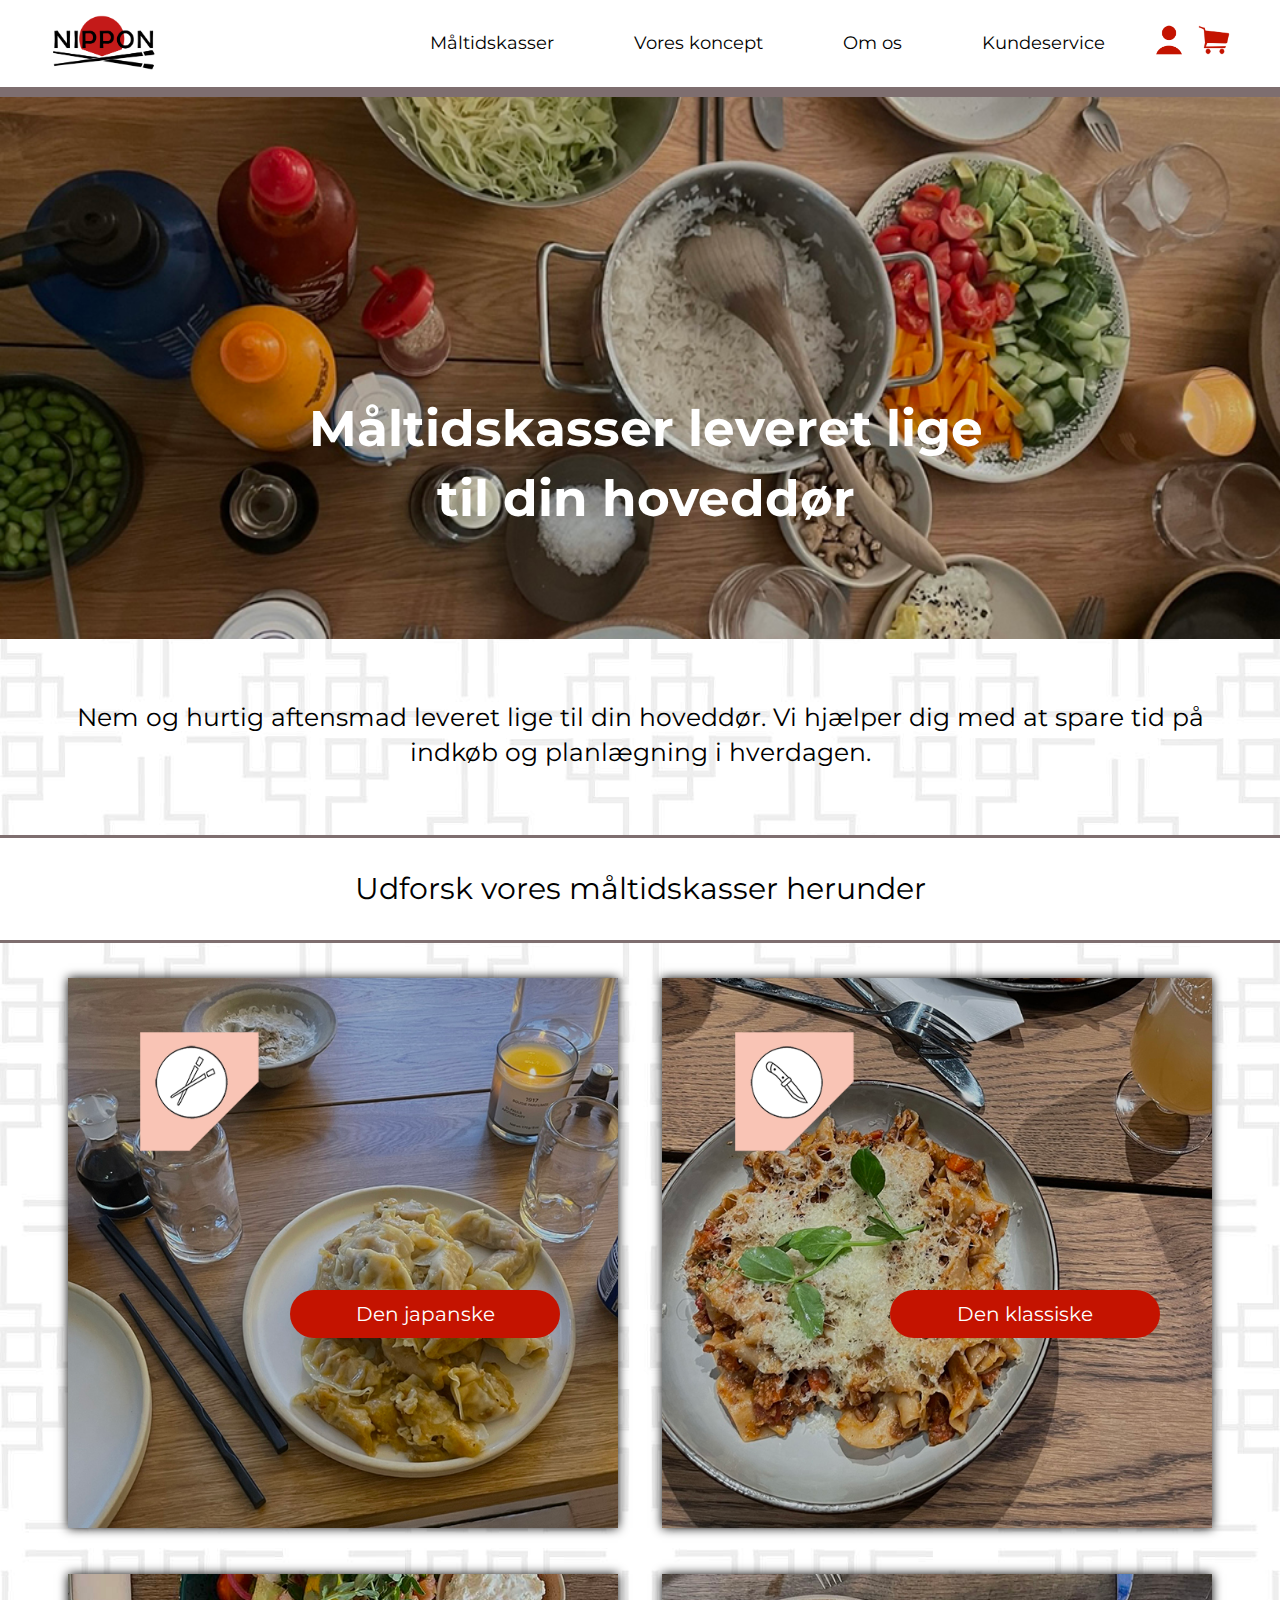
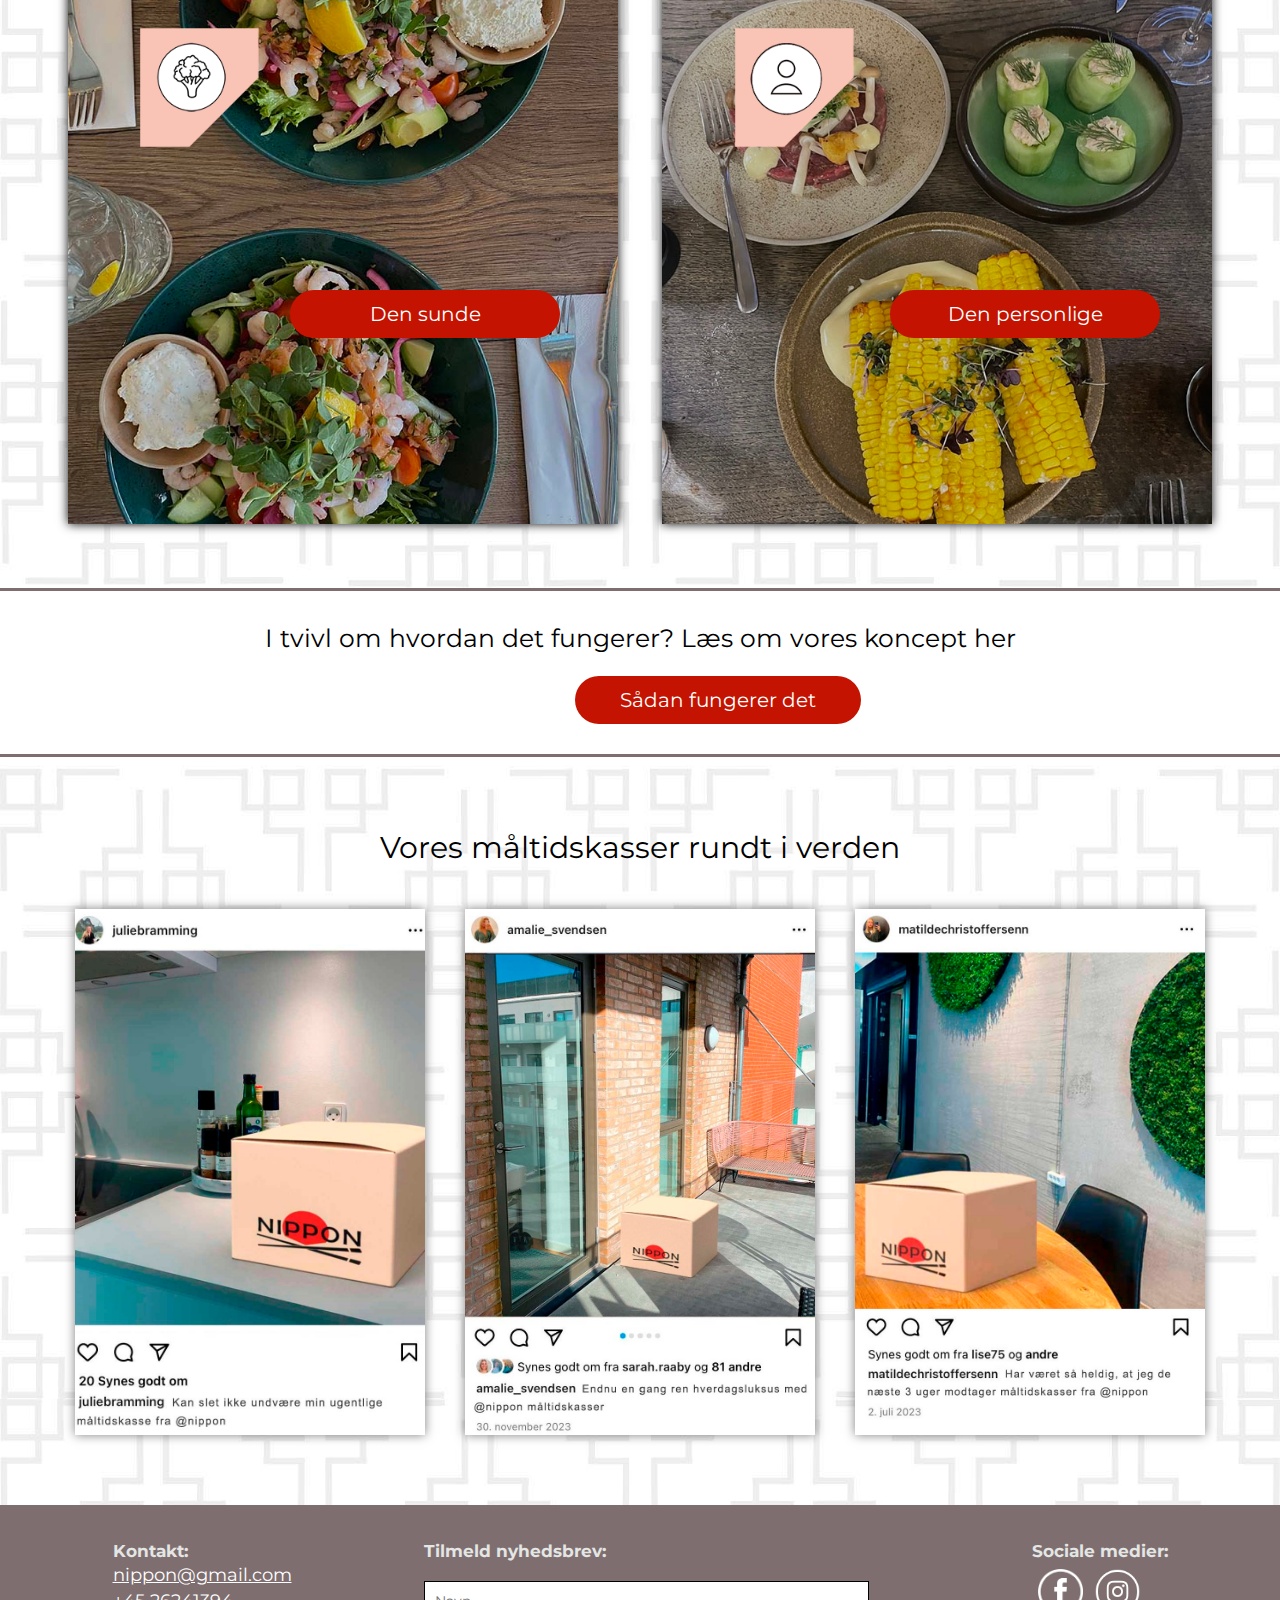
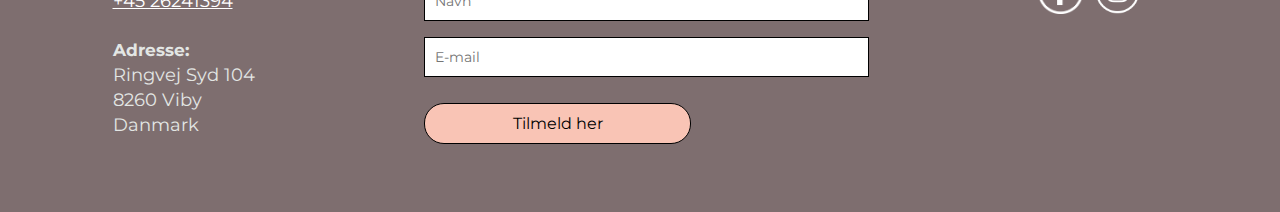
<file: index.html>
<!DOCTYPE html>
<html lang="en">
<head>
    <meta charset="UTF-8">
    <meta name="viewport" content="width=device-width, initial-scale=1.0">
    <link rel="preconnect" href="https://fonts.googleapis.com">
    <link rel="preconnect" href="https://fonts.gstatic.com" crossorigin>
    <link href="https://fonts.googleapis.com/css2?family=Montserrat:ital,wght@0,100..900;1,100..900&family=Roboto:ital,wght@0,100;0,300;0,400;0,500;0,700;0,900;1,100;1,300;1,400;1,500;1,700;1,900&display=swap" rel="stylesheet">
    <link rel="stylesheet" href="css/reset.css">
    <link rel="stylesheet" href="css/style.css">
    <script src="script.js" defer></script>
    <title>Nippon</title>
</head>

<body>
    <!--menulinje-->   
    <header>
        <div class="logo">
            <a href="index.html"><img src="img/logo.png" alt="Logo"></a>
        </div>
        <nav>
            <ul class="menu">
                <li><a href="#">Måltidskasser</a>
                    <ul class="submenu">
                        <li><a href="maltidskasser.html">Den japanske</a></li>
                        <li><a href="error.html">Den sunde</a></li>
                        <li><a href="error.html">Den klassiske</a></li>
                        <li><a href="error.html">Den personlige</a></li>
                    </ul>
                </li>
                <li><a href="#">Vores koncept</a>
                    <ul class="submenu">
                        <li><a href="koncept.html">Sådan fungerer det</a></li>
                        <li><a href="error.html">Økologi</a></li>
                    </ul>
                </li>
                <li><a href="#">Om os</a>
                    <ul class="submenu">
                        <li><a href="error.html">Levering</a></li>
                        <li><a href="error.html">Leverandører</a></li>
                    </ul>
                </li>
                <li><a href="#">Kundeservice</a>
                    <ul class="submenu">
                        <li><a href="error.html">FAQ</a></li>
                    </ul>
                </li>
            </ul>
        </nav>
        <div class="icons">
            <a href="#"><img src="img/profil.png" alt="Icon 1"></a>
            <a href="#"><img id="ikon_kurv" src="img/kurv.png" alt="Icon 2"></a>
        </div>
    </header> 

    <!--main content-->  
    <main>
        <img src="img/forsidebillede.jpg" alt="forsidebillede" class="forsidebillede">
        <div class="forsidebillede_tekst">Måltidskasser leveret lige til din hoveddør</div>

        <h2 class="forside_tekst">Nem og hurtig aftensmad leveret lige til din hoveddør. Vi hjælper dig med at spare tid på indkøb og planlægning i hverdagen.</h2>

        <!-- måltidskassser kolonne 1 -->
        <h1 class="maltidskasser_overskrift">Udforsk vores måltidskasser herunder</h1>
        <div class="maltidskasser">
            <div class="maltidskasser_1">
                <div>
                    <img class="ikon_spisepinde" src="img/hjoerne_spisepinde.png" alt="ikon_spisepinde">
                    <img class="maltidskasse_billede" src="img/forsidejapansk.jpg" alt="personlig">
                    <a class="knap_japansk" href="maltidskasser.html">Den japanske</a>
          
                    <img class="ikon_kniv" src="img/hjoerne_kniv.png" alt="ikon_kniv">
                    <img class="maltidskasse_billede" src="img/forsideklassisk.jpg" alt="klassisk">
                    <a class="knap_klassisk" href="error.html">Den klassiske</a>
                </div>  
            </div>
            
            <!-- måltidskassser kolonne 2 -->
            <div class="maltidskasser_2">
                <div>
                    <img class="ikon_brocoli" src="img/hjoerne_brocoli.png" alt="ikon_brocoli">
                    <img class="maltidskasse_billede" src="img/forside_sund.jpeg" alt="sund">
                    <a class="knap_sund" href="error.html">Den sunde</a>
          
                     <img class="ikon_mand" src="img/hjoerne_mand.png" alt="ikon_mand">
                    <img class="maltidskasse_billede" src="img/forside_personlig.jpg" alt="personlig">
                    <a class="knap_personlig" href="error.html">Den personlige</a>
                </div>  
            </div>
        </div>

        <br>

        <!-- sådan fungerer det boks -->
        <div class="fungerer_boks">
            <h1 class="fungerer_tekst">I tvivl om hvordan det fungerer? Læs om vores koncept her</h1>
            <a class="forside_button" href="koncept.html">Sådan fungerer det</a>
        </div>

        <!-- instagram post -->
        <h1 class="insta_tekst">Vores måltidskasser rundt i verden</h1>

        <div class="instapost">
            <img src="img/instapost1.jpg" alt="instapost1">
            <img src="img/instapost2.jpg" alt="instapost2">
            <img src="img/instapost3.jpg" alt="instapost3">
        </div>

    </main>

    <!-- footer -->
    <footer>
        <section class="footer_container">
            <!-- kontakt og adresse -->
            <div class="kontakt">
                <h4>Kontakt:</h4>
                <p>
                    <a href="mailto:nippon@gmail.com">nippon@gmail.com</a>
                    <br>
                    <a href="tel:+4526241394">+45 26241394</a>
                </p>
                <br>
                <h4>Adresse:</h4>
                <p>
                Ringvej Syd 104 <br>
                8260 Viby <br>
                Danmark
                </p>
            </div>
    
            <!-- Nyhedsbrev -->
            <section>
                <form action="/action_page.php">
                    <div class="container">
                        <h4>Tilmeld nyhedsbrev:</h4>
                    </div>
                
                    <div class="container">
                        <input class="text_felt" type="text" placeholder="Navn" name="Navn" required>
                        <input class="text_felt" type="text" placeholder="E-mail" name="mail" required>
                    </div>
                
                    <div class="container">
                        <input type="submit" value="Tilmeld her">
                    </div>
                </form>
            </section>

            <!-- Sociale medier -->
            <div class="sociale_medier">
                <h4>Sociale medier:</h4>
                    <div class="social_ikoner">
                    <a href="https://www.facebook.com" target="_blank"><img src="img/fblogo.png" alt="facebook"></a>
                    <a href="https://www.instagram.com" target="_blank"><img src="img/iglogo.png" alt="instagram"></a>
                </div>
            </div>
        </section>

    </footer>

</body>
</html>
</file>
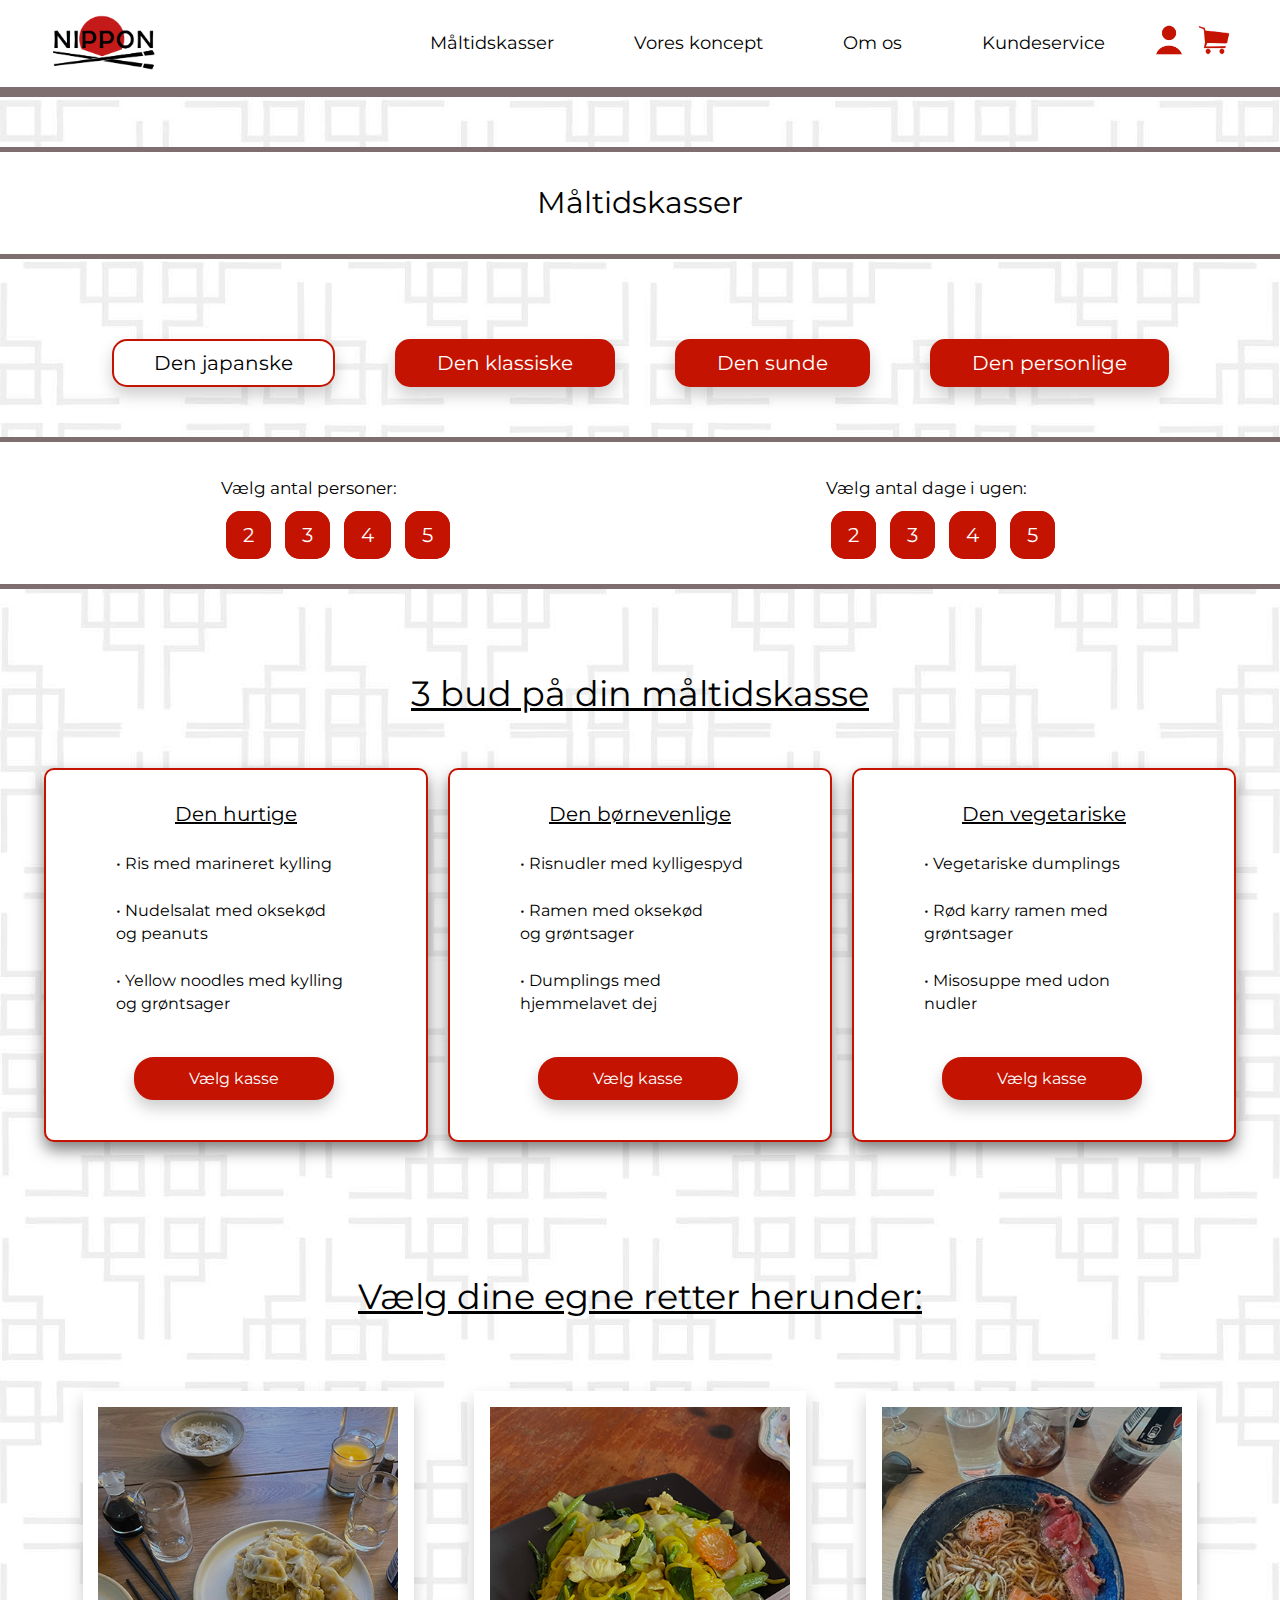
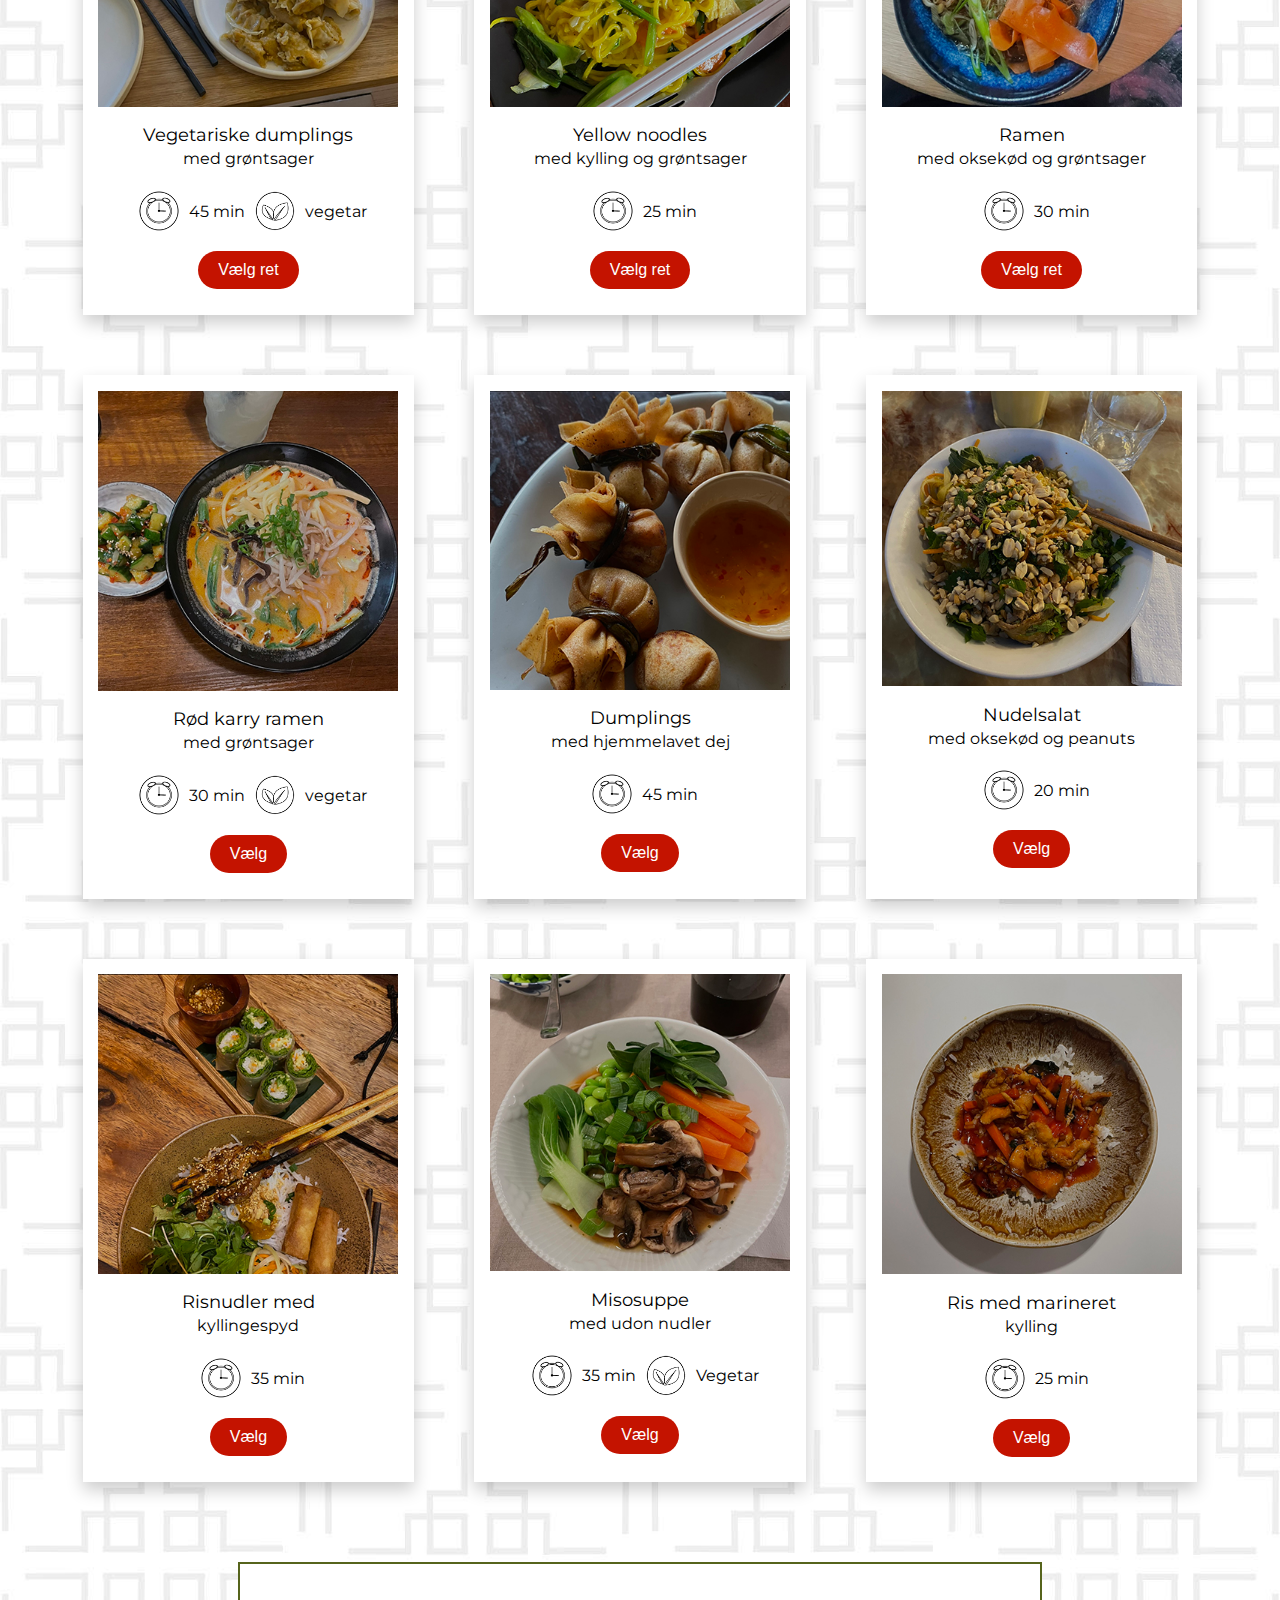
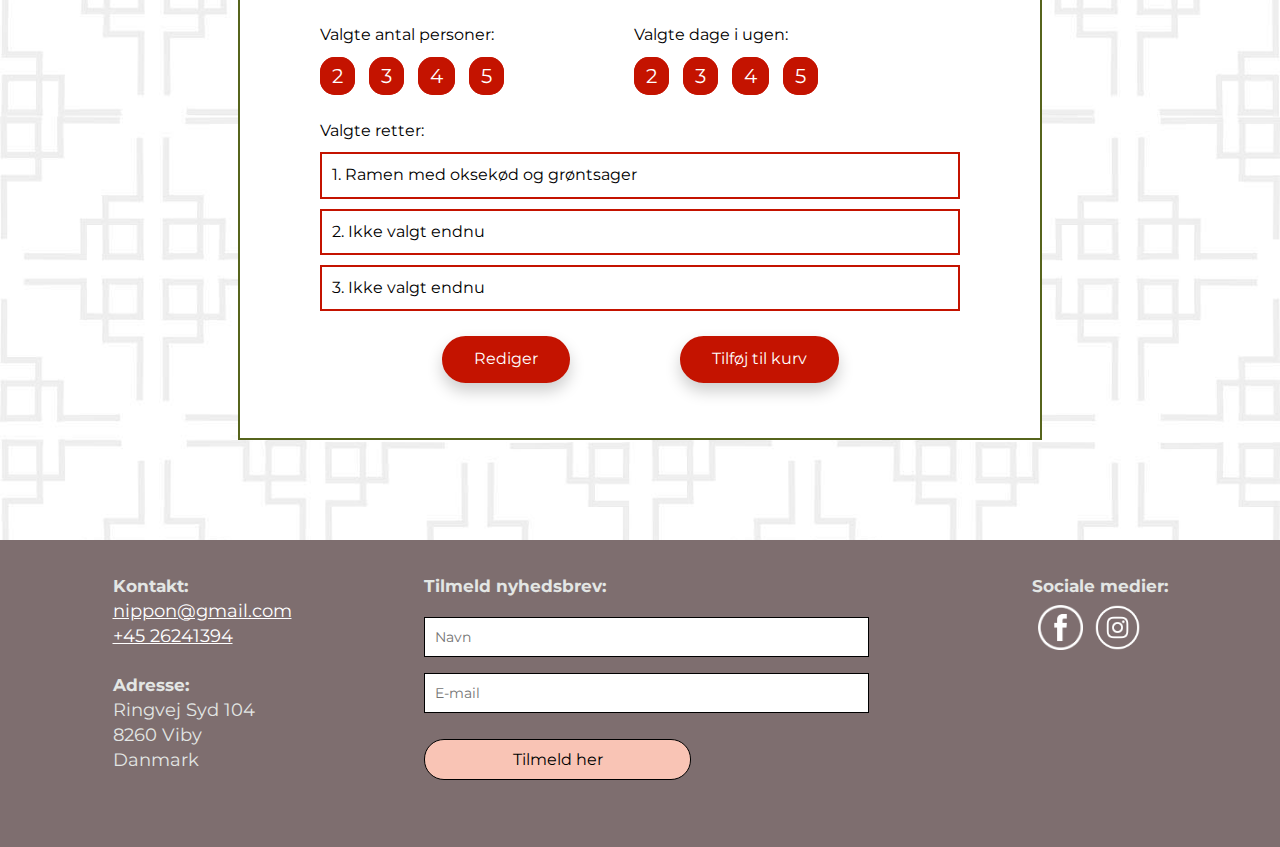
<file: maltidskasser.html>
<!DOCTYPE html>
<html lang="en">
<head>
    <meta charset="UTF-8">
    <meta name="viewport" content="width=device-width, initial-scale=1.0">
    <link rel="preconnect" href="https://fonts.googleapis.com">
    <link rel="preconnect" href="https://fonts.gstatic.com" crossorigin>
    <link href="https://fonts.googleapis.com/css2?family=Montserrat:ital,wght@0,100..900;1,100..900&family=Roboto:ital,wght@0,100;0,300;0,400;0,500;0,700;0,900;1,100;1,300;1,400;1,500;1,700;1,900&display=swap" rel="stylesheet">
    <link rel="stylesheet" href="css/reset.css">
    <link rel="stylesheet" href="css/style.css">
    <script src="script.js" defer></script>
    <title>Nippon</title>
</head>
<body>
    <!---menulinje-->   
    <header>
        <div class="logo">
            <a href="index.html"><img src="img/logo.png" alt="Logo"></a>
        </div>
        <nav>
            <ul class="menu">
                <li><a href="#">Måltidskasser</a>
                    <ul class="submenu">
                        <li><a href="maltidskasser.html">Den japanske</a></li>
                        <li><a href="error.html">Den sunde</a></li>
                        <li><a href="error.html">Den klassiske</a></li>
                        <li><a href="error.html">Den personlige</a></li>
                    </ul>
                </li>
                <li><a href="#">Vores koncept</a>
                    <ul class="submenu">
                        <li><a href="koncept.html">Sådan fungerer det</a></li>
                        <li><a href="error.html">Økologi</a></li>
                    </ul>
                </li>
                <li><a href="#">Om os</a>
                    <ul class="submenu">
                        <li><a href="error.html">Levering</a></li>
                        <li><a href="error.html">Leverandører</a></li>
                    </ul>
                </li>
                <li><a href="#">Kundeservice</a>
                 <ul class="submenu">
                        <li><a href="error.html">FAQ</a></li>
                    </ul>
                </li>
            </ul>
        </nav>
        <div class="icons">
            <a href="#"><img src="img/profil.png" alt="Icon 1"></a>
            <a href="#"><img id="ikon_kurv" src="img/kurv.png" alt="Icon 2"></a>
        </div>
    </header> 
             
 
    <!---main content--> 
    <main>
        <!---valg af måltidskasse, antal personer og dage i ugen -->
        <h1 class="underside-maaltidskasser">Måltidskasser</h1>

        <div class="kasse-type">
            <a href="maltidskasser.html"><button id="japanKnap" >Den japanske</button></a>
            <button id="klassiskKnap">Den klassiske</button>
            <button id="sundKnap">Den sunde</button>
            <button id="personligKnap">Den personlige</button>
        </div>

        <div class="vaelg-antal">
            <div class="antal">
                <p>Vælg antal personer:</p>
                <a href="#">2</a>
                <a href="#">3</a>
                <a href="#" class="markeret">4</a>
                <a href="#">5</a>
            </div>

            <div class="antal">
                <p>Vælg antal dage i ugen:</p>
                <a href="#">2</a>
                <a href="#" class="markeret">3</a>
                <a href="#">4</a>
                <a href="#">5</a>
            </div>
        </div>

        <!---3 bud på måltidskasser-->
        <h1 id="budTitel" class="budpaa">3 bud på din måltidskasse</h1>

        <div id="budKasse" class="bud-kasse">
            <div class="vaelg-kasse">
                <h3>Den hurtige</h3>
                <p>• Ris med marineret kylling</p>
                <p>• Nudelsalat med oksekød <br> og peanuts</p>
                <p>• Yellow noodles med kylling <br> og grøntsager</p>
                <button>Vælg kasse</button>
            </div>

            <div id="boernekasse" class="vaelg-kasse">
                <h3>Den børnevenlige</h3>
                <p>• Risnudler med kylligespyd</p>
                <p>• Ramen med oksekød <br> og grøntsager</p>
                <p>• Dumplings med <br> hjemmelavet dej</p>
                <button id="boerneknap">Vælg kasse</button>
            </div>

            <div class="vaelg-kasse">
                <h3>Den vegetariske</h3>
                <p>• Vegetariske dumplings</p>
                <p>• Rød karry ramen med <br> grøntsager</p>
                <p>• Misosuppe med udon <br> nudler</p>
                <button>Vælg kasse</button>
            </div>
        </div>


        <h1 id="budTitel2" class="budpaa">Vælg dine egne retter herunder:</h1>
        <!---Række 1-->
        <div class="raekke">
            <div id="kasse1" class="kasse">
                <img src="img/japan1.jpg" alt="mad">
                <h5>Vegetariske dumplings</h5>
                <h6>med grøntsager</h6>
                <div class="vaelg-ikoner">
                    <img src="img/klokke.png" alt="">
                    <p>45 min</p>
                    <img src="img/vegetar.png" alt="">
                    <p>vegetar</p>
                </div>
                <button id="vaelg1" class="vaelg">Vælg ret</button>
            </div>
            
            <div id="kasse2" class="kasse">
                <img src="img/japan9.jpg" alt="mad">
                <h5>Yellow noodles</h5>
                <h6>med kylling og grøntsager</h6>
                <div class="vaelg-ikoner">
                    <img src="img/klokke.png" alt="">
                    <p>25 min</p>
                </div>
                <button id="vaelg2" class="vaelg">Vælg ret</button>
            </div>

            <div id="kasse3" class="kasse">
                <img src="img/japan6.jpg" alt="mad">
                <h5>Ramen</h5>
                <h6>med oksekød og grøntsager</h6>
                <div class="vaelg-ikoner">
                    <img src="img/klokke.png" alt="">
                    <p>30 min</p>
                </div>
                <button id="vaelg3" class="vaelg">Vælg ret</button>
            </div>
        </div>
    <!---Række 2-->
        <div class="raekke">
            <div class="kasse">
                <img src="img/japan8.jpg" alt="mad">
                <h5>Rød karry ramen</h5>
                <h6>med grøntsager</h6>
                <div class="vaelg-ikoner">
                    <img src="img/klokke.png" alt="">
                    <p>30 min</p>
                    <img src="img/vegetar.png" alt="">
                    <p>vegetar</p>
                </div>
                <button class="vaelg">Vælg</button>
            </div>
            
            <div class="kasse">
                <img src="img/japan5.jpg" alt="mad">
                <h5>Dumplings</h5>
                <h6>med hjemmelavet dej</h6>
                <div class="vaelg-ikoner">
                    <img src="img/klokke.png" alt="">
                    <p>45 min</p>
                </div>
                <button class="vaelg">Vælg</button>
            </div>

            <div class="kasse">
                <img src="img/japan4.jpg" alt="mad">
                <h5>Nudelsalat</h5>
                <h6>med oksekød og peanuts</h6>
                <div class="vaelg-ikoner">
                    <img src="img/klokke.png" alt="">
                    <p>20 min</p>
                </div>
                <button class="vaelg">Vælg</button>
            </div>
        </div>
    <!---Række 3-->
        <div class="raekke">
            <div class="kasse">
                <img src="img/japan3.jpg" alt="mad">
                <h5>Risnudler med</h5>
                <h6>kyllingespyd</h6>
                <div class="vaelg-ikoner">
                    <img src="img/klokke.png" alt="">
                    <p>35 min</p>
                </div>
                <button class="vaelg">Vælg</button>
            </div>
            
            <div class="kasse">
                <img src="img/japan2.jpg" alt="mad">
                <h5>Misosuppe</h5>
                <h6>med udon nudler</h6>
                <div class="vaelg-ikoner">
                    <img src="img/klokke.png" alt="">
                    <p>35 min</p>
                    <img src="img/vegetar.png" alt="">
                    <p>Vegetar</p>
                </div>
                <button class="vaelg">Vælg</button>
            </div>

            <div class="kasse">
                <img src="img/japan7.jpg" alt="mad">
                <h5>Ris med marineret</h5>
                <h6>kylling</h6>
                <div class="vaelg-ikoner">
                    <img src="img/klokke.png" alt="">
                    <p>25 min</p>
                </div>
                <button class="vaelg">Vælg</button>
            </div>
        </div>

        <!---personlig kasse-->

        <div id="personligBox" class="personlig-box">
            <div class="box">
                <div class="valgte">
                    <div>
                        <p>Valgte antal personer:</p>
                        <a href="#">2</a>
                        <a href="#">3</a>
                        <a href="#" class="markeret">4</a>
                        <a href="#">5</a>
                    </div>
        
                    <div class="valgte-dage">
                        <p>Valgte dage i ugen:</p>
                        <a href="#">2</a>
                        <a href="#" class="markeret">3</a>
                        <a href="#">4</a>
                        <a href="#">5</a>
                    </div>
                </div>
              <h2 class="valgte-heading">Valgte retter:</h2>
              <p class="valgte-retter">1. Ramen med oksekød og grøntsager</p>
              <p class="valgte-retter">2. Ikke valgt endnu</p>
              <p class="valgte-retter">3. Ikke valgt endnu</p>
              <div class="slut-knapper">
                <a href="#" class="slut-knap">Rediger</a>
                <a href="#" class="slut-knap">Tilføj til kurv</a>
              </div>
            </div>
        </div>
    </main>
    



    <!-- footer -->
    <footer>
        <section class="footer_container">
            <!-- kontakt og adresse -->
            <div class="kontakt">
                <h4>Kontakt:</h4>
                <p>
                    <a href="mailto:nippon@gmail.com">nippon@gmail.com</a>
                    <br>
                    <a href="tel:+4526241394">+45 26241394</a>
                </p>
                <br>
                <h4>Adresse:</h4>
                <p>
                Ringvej Syd 104 <br>
                8260 Viby <br>
                Danmark
                </p>
            </div>
    
            <!-- Nyhedsbrev -->
            <section>
                <form action="/action_page.php">
                    <div class="container">
                        <h4>Tilmeld nyhedsbrev:</h4>
                    </div>
                
                    <div class="container">
                        <input class="text_felt" type="text" placeholder="Navn" name="Navn" required>
                        <input class="text_felt" type="text" placeholder="E-mail" name="mail" required>
                    </div>
                
                    <div class="container">
                        <input type="submit" value="Tilmeld her">
                    </div>
                </form>
            </section>
            
            <!-- Sociale medier -->
            <div class="sociale_medier">
                <h4>Sociale medier:</h4>
                    <div class="social_ikoner">
                    <a href="https://www.facebook.com" target="_blank"><img src="img/fblogo.png" alt="facebook"></a>
                    <a href="https://www.instagram.com" target="_blank"><img src="img/iglogo.png" alt="instagram"></a>
                </div>
            </div>
        </section>

    </footer>


</body>
</html>
</file>
<file: css/style.css>
body {
  font-family: "Montserrat", sans-serif;
  font-style: normal;
  background-image: url('../img/baggrund.jpg');
  background-size: 100%;
  background-position: center;
}

/* -- HEADER -- */
header {
  background-color: #ffffff;
  padding: 10px;
  font-size: 18px;
  display: flex;
  justify-content: space-between;
  align-items: center;
  border-bottom: solid 10px #7e6e6f;
  position: sticky;
  top: 0;
  z-index: 2;
  font-weight: 400;
}
.logo img {
  max-height: 55px; 
  margin-left: 40px;
  padding-top: 5px;
}
.icons img {
  max-height: 30px; 
  margin-left: 10px;
}
#ikon_kurv {
  margin-right: 40px;
}
nav ul {
  display: flex;
}
nav {
  margin-left: auto;
}
.menu li {
  position: relative;
}
.menu a {
  color: #000000;
  text-decoration: none;
  padding: 10px;
  display: block;
  padding-left: 40px;
  padding-right: 40px;
}
.submenu {
  display: none;
  position: absolute;
  background-color: #ffffff;
  min-width: 100%;
  box-shadow: 0px 8px 16px 0px rgba(0,0,0,0.2);
  z-index: 1;
}
.submenu a {
  float: none;
  color: black;
  padding: 12px 50px 12px 12px;
  text-decoration: none;
  display: block;
  text-align: left;
}
.submenu a:hover {
  background-color: #ddd;
}
.submenu li {
  padding: 1px;
}
.menu li:hover .submenu {
  display: block;
}
.menu > li:hover > a {
  background-color: #c41300;
  color: #fff;
}


/* -- MAIN CONTENT FORSIDEN -- */
.forsidebillede {
  width: 100%;
  height: 100%;
}
.forside_overskrift {
  text-align: center;
}
.forsidebillede_tekst {
  position: absolute;
  top: 50%;
  left: 45%;
  transform: translate(-40%, -40%);
  font-size: 50px;
  text-align: center;
  font-weight: bold;
  color: #ffffff;
}
.forside_tekst {
  text-align: center;
  margin-top: 5px;
  padding: 50px 30px 50px 30px;
  font-size: 25px;
}

/* -- måltidskasser oversigt -- */
.maltidskasser_overskrift {
  text-align: center;
  font-size: 30px;
  padding: 30px 0 30px 0;
  margin-top: 15px;
  margin-bottom: 15px;
  background-color: #ffffff;
  border-top: solid 3px #7e6e6f;
  border-bottom: solid 3px #7e6e6f;
}
.maltidskasser_1 img, .maltidskasser_2 img {
  width: 550px;
  height: auto;
  margin: 20px; 
}
.maltidskasse_billede{
  box-shadow: 0px 0px 10px rgba(0, 0, 0, 0.979);
}
.maltidskasser {
  display: flex;
  justify-content: center;
  flex-wrap: wrap;
}
.maltidskasser_1, .maltidskasser_2 {
  display: flex;
  flex-direction: column;
  align-items: center;
}
.ikon_kniv {
  position: absolute;
  top: 1012px;
  left: 715px;
  max-width: 120px;
}
.ikon_spisepinde {
  position: absolute;
  top: 1012px;
  left: 120px;
  max-width: 120px;
}
.ikon_brocoli {
  position: absolute;
  top: 1608px;
  left: 120px;
  max-width: 120px;
}
.ikon_mand {
  position: absolute;
  top: 1608px;
  left: 715px;
  max-width: 120px;
}
.knap_japansk {
  width: 250px;
  height: auto;
  padding: 10px;
  position: absolute;
  top: 1290px;
  left: 290px;
  background-color: #c41300;
  text-decoration: none;
  color: #ffffff;
  font-size: 20px;
  border-radius: 30px;
  transition: transform 0.3s ease;
  text-align: center;
}
.knap_japansk:hover {
  transform: scale(1.1);
}
.knap_klassisk {
  width: 250px;
  height: auto;
  padding: 10px;
  position: absolute;
  top: 1290px;
  left: 890px;
  background-color: #c41300;
  text-decoration: none;
  color: #ffffff;
  font-size: 20px;
  border-radius: 30px;
  transition: transform 0.3s ease;
  text-align: center;
}
.knap_klassisk:hover {
  transform: scale(1.1);
}
.knap_sund {
  width: 250px;
  height: auto;
  padding: 10px;
  position: absolute;
  top: 1890px;
  left: 290px;
  background-color: #c41300;
  text-decoration: none;
  color: #ffffff;
  font-size: 20px;
  border-radius: 30px;
  transition: transform 0.3s ease;
  text-align: center;
}
.knap_sund:hover {
  transform: scale(1.1);
}
.knap_personlig {
  width: 250px;
  height: auto;
  padding: 10px;
  position: absolute;
  top: 1890px;
  left: 890px;
  background-color: #c41300;
  text-decoration: none;
  color: #ffffff;
  font-size: 20px;
  border-radius: 30px;
  transition: transform 0.3s ease;
  text-align: center;
}
.knap_personlig:hover {
  transform: scale(1.1);
}
.fungerer_boks {
  background-color: #ffffff;
  padding: 30px 0 70px 0;
  margin-top: 15px;
  margin-bottom: 15px;
  background-color: #ffffff;
  border-top: solid 3px #7e6e6f;
  border-bottom: solid 3px #7e6e6f;
}
.fungerer_tekst {
  text-align: center;
  font-size: 25px;
}
.forside_button {
  text-align: center;
  position: relative;
  top: 30px;
  left: 575px;
  width: 350px;
  height: auto;
  padding: 12px 45px 12px 45px;
  background-color: #c41300;
  text-decoration: none;
  color: #ffffff;
  font-size: 20px;
  border-radius: 30px;
  transition: transform 0.3s ease;
}
.forsidebutton:hover {
  transform: scale(1.1);
}

/* -- instagram post -- */
.insta_tekst{
  font-size: 30px;
  margin-top: 50px;
  text-align: center;
  padding: 20px;
}
.instapost img {
  width: 350px;
  height: auto;
  box-shadow: 0px 0px 10px rgba(0, 0, 0, 0.5);
  margin: 20px;
}
.instapost {
  display: flex;
  justify-content: center;
  flex-wrap: wrap;
  margin-bottom: 50px;
}
 
/* --- KONCEPT SIDE --- */
.koncept_overskrift {
  text-align: center;
  background-color: #ffffff;
  border-bottom: #7e6e6f 3px solid;
  border-top:#7e6e6f 3px solid;
  padding: 25px;
  font-size: 30px;
  margin-top: 40px;
}
.motiongraphic {
  max-width: 60%;
  margin-left: 20%;
  margin-top: 50px;
}
.main_tekst {
  text-align: center;
  margin-top: 60px;
  background-color: #ffffff;
  padding: 65px 170px 65px 170px;
  font-size: 20px;
  border-bottom: #7e6e6f 3px solid;
  border-top:#7e6e6f 3px solid;
}
.infographic {
  margin-left: 320px;
  z-index: 1;
  margin-top: 80px;
  border:#ffffff 5px;
  box-shadow: 0 0 20px 20px rgb(255, 255, 255);
  border-radius: 5px;
}
.tekst_info {
  text-align: center;
  font-size: 20px;
  padding: 45px 170px 45px 170px;
  background-color: #ffffff;
  border-bottom: #7e6e6f 3px solid;
  border-top:#7e6e6f 3px solid;
  font-size: 20px;
  margin-top: 75px;
  margin-bottom: 180px;
} 
.knap_forside {
  width: 250px;
  height: auto;
  padding: 10px;
  position: absolute;
  top: 2220px;
  left: 355px;
  background-color: #c41300;
  text-decoration: none;
  color: #ffffff;
  font-size: 20px;
  border-radius: 30px;
  transition: transform 0.3s ease;
  text-align: center;
  z-index: 1;
}
.knap_forside:hover{
  transform: scale(1.1);
}
.knap_maltidskasser {
  width: 250px;
  height: auto;
  padding: 10px;
  position: absolute;
  top: 2220px;
  left: 825px;
  background-color: #c41300;
  text-decoration: none;
  color: #ffffff;
  font-size: 20px;
  border-radius: 30px;
  transition: transform 0.3s ease;
  text-align: center;
} 
.knap_maltidskasser:hover{
  transform: scale(1.1);
}

/* -- FEJL 404 SIDE -- */
.fejl_overskrift{
  font-size: 80px;
  color: #c41300;
  font-weight: bold;
  margin-left: 15%;
  padding-top: 10px;
}
.tekst_fejl{
  font-size: 25px;
  color: #000000;
  line-height: 2;
  margin-left: 15%;
  padding-right: 10%;
}
.container_fejl {
  display: grid;
  grid-template-columns: 1.5fr 2fr; 
  gap: 20px;
  padding-top: 80px;
}
.karakter {
  grid-row: 1 / span 2; 
  width: 55%;
  justify-self: flex-end;
  padding-right: 6%;
}
.fejl_button {
  font-family: "Montserrat", sans-serif;
  background-color: #c41300;
  color: rgb(255, 255, 255);
  border-radius: 30px;
  font-size: large;
  margin: 0 auto;
  width: 250px;
  height: 50px;
  margin-top: 30px;  
  text-decoration: none;
  border: none;
  box-shadow: 0px 8px 16px 0px rgba(0,0,0,0.2);
  margin-left: 15%;
  transition: transform 0.3s ease;
  margin-bottom: 12%;
}
.fejl_button:hover{
  transform: scale(1.1);
} 

/* ------ JAPANSK MÅLTIDSKASSE UNDERSIDE -----*/

/* Styling af overskrift*/
.underside-maaltidskasser {
  background-color: #fff;
  text-align: center;
  margin: 50px 0 50px 0;
  padding: 30px;
  border-top: solid 5px #7e6e6f;
  border-bottom: solid 5px #7e6e6f;
  font-size: 30px;
}

/* -- Styling af knapper ved valgt af type måltidskasse -- */
.kasse-type {
  display: flex;
  justify-content: center;
  margin-bottom: 20px;
}
.kasse-type button {
  font-family: "Montserrat", sans-serif;
  margin: 30px;
  background-color: #c41300;
  color: #fff;
  padding: 10px 40px 10px 40px;
  border-radius: 15px;
  font-size: 20px;
  text-decoration: none;
  box-shadow: 0px 8px 16px 0px rgba(0,0,0,0.2);
  border: solid 2px #c41300;
}
.kasse-type a {
  text-decoration: none;
}
.kasse-type button:hover {
  background-color: #fff;
  color: #000000;
  border: solid 2px #c41300;
}
#japanKnap {
  background-color: #fff;
  color: #000000;
  border: solid 2px #c41300;
}
#japanKnap:hover {
  background-color: #fff;
  color: #000000;
  border: solid 2px #c41300;
}
.markeret {
  background-color: #fff;
  color: #000000;
  border: solid 2px #c41300;
}

/* Styling af knapper ved valgt af antal personer i hustand og antal dage kassen modtages*/
.vaelg-antal {
  display: flex;
  background-color: #fff;
  border-top: solid 5px #7e6e6f;
  border-bottom: solid 5px #7e6e6f;
  padding: 35px;
  justify-content: space-around;
}

.antal p{
  margin-bottom: 20px;
  font-size: 17px;
}

.antal a {
  background-color: #c41300;
  text-decoration: none;
  color: #fff;
  padding: 10px 15px 10px 15px;
  font-size: 20px;
  border-radius: 15px;
  border: solid 2px #c41300;
  margin: 5px;
}


.vaelg-antal .antal a:hover {
  background-color: #fff; 
  color: #000; 
  border: solid 2px #c41300; 
}


/* Styling af 3 bud på en måltiskasse*/
.budpaa {
  text-align: center;
  margin: 50px 0 10px 0;
  padding: 30px;
  font-size: 35px;
  text-decoration: underline;
}

.bud-kasse {
  display: flex;
  justify-content: center;
  text-align: center;
  margin-bottom: 90px;
}

.vaelg-kasse {
  display: flex;
  flex-direction: column;
  background-color: #fff;
  border: solid 2px #c41300;
  padding: 30px 30px 40px 30px;
  margin: 10px;
  border-radius: 10px;
  box-shadow: 0px 8px 16px 0px rgba(0,0,0,0.5);
  width: 320px;
}
.vaelg-kasse h3 {
  text-align: center;
  text-decoration: underline;
  margin-bottom: 10px;
  font-size: 20px;
}

.vaelg-kasse p {
  text-align: start;
  padding: 15px 40px 10px 40px;
}
.vaelg-kasse button {
  background-color: #c41300;
  border: solid 2px #c41300;
  font-family: "Montserrat", sans-serif;
  font-size: 16px;
  text-decoration: none;
  color: #fff;
  padding: 10px;
  width: 200px;
  border-radius: 20px;
  margin: 10% 10% 0 18%;
  box-shadow: 0px 8px 16px 0px rgba(0,0,0,0.2);
}
.vaelg-kasse button:hover {
  background-color: #ffffff;
  border: solid 2px #56641c;
  color: #000;
}

/* Styling af oversigten over de 9 måltider*/

.raekke {
  display: flex;
  justify-content: center;
}

.kasse {
  background-color: #ffffff;
  border: solid 3px #ffffff;
  margin: 30px;
  padding: 1%;
  text-align: center;
  box-shadow: 0px 8px 16px 0px rgba(0,0,0,0.2);
}

.kasse img {
  max-width: 300px;
}

.kasse h5 {
  font-size: large;
  padding-top: 10px;
}

.vaelg {
  color: #ffffff;
  background-color: #c41300;
  border-radius: 30px;
  padding: 10px 20px 10px 20px;
  border: none;
  font-size: 16px;
  margin-bottom: 10px;
}

.vaelg:hover {
  box-shadow: 0px 8px 16px 0px rgba(0,0,0,0.2);
}
.vaelg-ikoner {
  display: flex;
  justify-content: center;
  padding: 20px;
}
.vaelg-ikoner img {
  max-width: 40px;
  padding: 0 10px 0 10px;
}

.vaelg-ikoner p {
  margin-top: 10px
}

/* --- Personlig kasse i bunden af undersiden --- */

/* Styling af kasse*/
.personlig-box {
  display: flex;
  justify-content: center;
  align-items: center;
  margin-top: 50px; 
  margin-bottom: 100px;
}

.box {
  width: 700px;
  padding: 50px;
  border: solid 2px #56641c;
  background-color: #fff;
  text-align: left;
}

/* Styling af oversigt over valgte retter*/
.valgte-heading {
  text-align: left;
  margin-top: 30px;
  margin-left: 30px;
}

.valgte-retter {
  border: 2px solid #c41300; 
  padding: 10px;
  margin: 10px 30px 10px 30px;
}

.valgte {
  display: flex;
  margin-left: 20px;
}
.valgte p {
  padding: 10px 50px 15px 10px;
}

.valgte a {
  background-color: #c41300;
  text-decoration: none;
  color: #fff;
  padding: 5px 10px 5px 10px;
  font-size: 20px;
  border-radius: 15px;
  border: solid 2px #c41300;
  margin-left: 10px;
}

.valgte-dage {
  margin-left: 80px;
}

/* Styling af Knapper i bunden af boxen*/
.slut-knapper {
  display: flex;
  justify-content: center;
  align-items: center;
}

.slut-knap {
  margin: 15px 55px 5px 55px;
  padding: 10px 30px 10px 30px;
  background-color: #c41300; 
  border: solid 2px #c41300;
  color: #ffffff; 
  text-decoration: none;
  border-radius: 30px;
  box-shadow: 0px 8px 16px 0px rgba(0,0,0,0.2);
}
 
.slut-knap:hover {
  background-color: #ffffff;
  border: solid 2px #56641c;
  color: #000;
}


/* -- FOOTER -- */
footer {
  background-color: #7e6e6f; 
  color: #E3E6E4;
  padding: 35px 0 35px 0;
  font-size: 18px;
}
.footer_container {
  display: flex;
  justify-content: space-evenly;
  align-items: baseline;
}
.kontakt a {
  color: #ffffff;
  text-decoration: underline;
}
footer h4 {
  font-weight: bold;
  padding: 0;
  font-size: 17px;
}

/* -- nyhedsbrev -- */
.form {
  color: black;
  background-color: #E3E6E4;
}
.container {
  padding: 0 50px 10px 20px;
}
input[type=text], input[type=submit] {
  width: 100%;
  padding: 10px;
  margin: 8px 0;
  display: inline-block;
  border: 1px solid #000000;
  box-sizing: border-box;
  font-family: "Montserrat", sans-serif;
  font-size: 14px;
  color: black;
  background-color: #ffffff;
}
input[type=submit] {
  width: 60%;
  background-color: #f9c4b5;
  border: solid 1px #000000;
  border-radius: 20px;
  font-size: 16px;
  margin-bottom: 5%;
}
input[type=submit]:hover {
  opacity: 0.8;
}

/* -- sociale medier --*/
.social_ikoner {
  display: flex;
  justify-content: flex-start;
  align-items: center;
}
.social_ikoner a {
  margin: 6px;
  text-decoration: none;
}
/* -- ikonbilleder -- */
.social_ikoner img {
  width: 45px; 
  height: auto;
}
</file>
